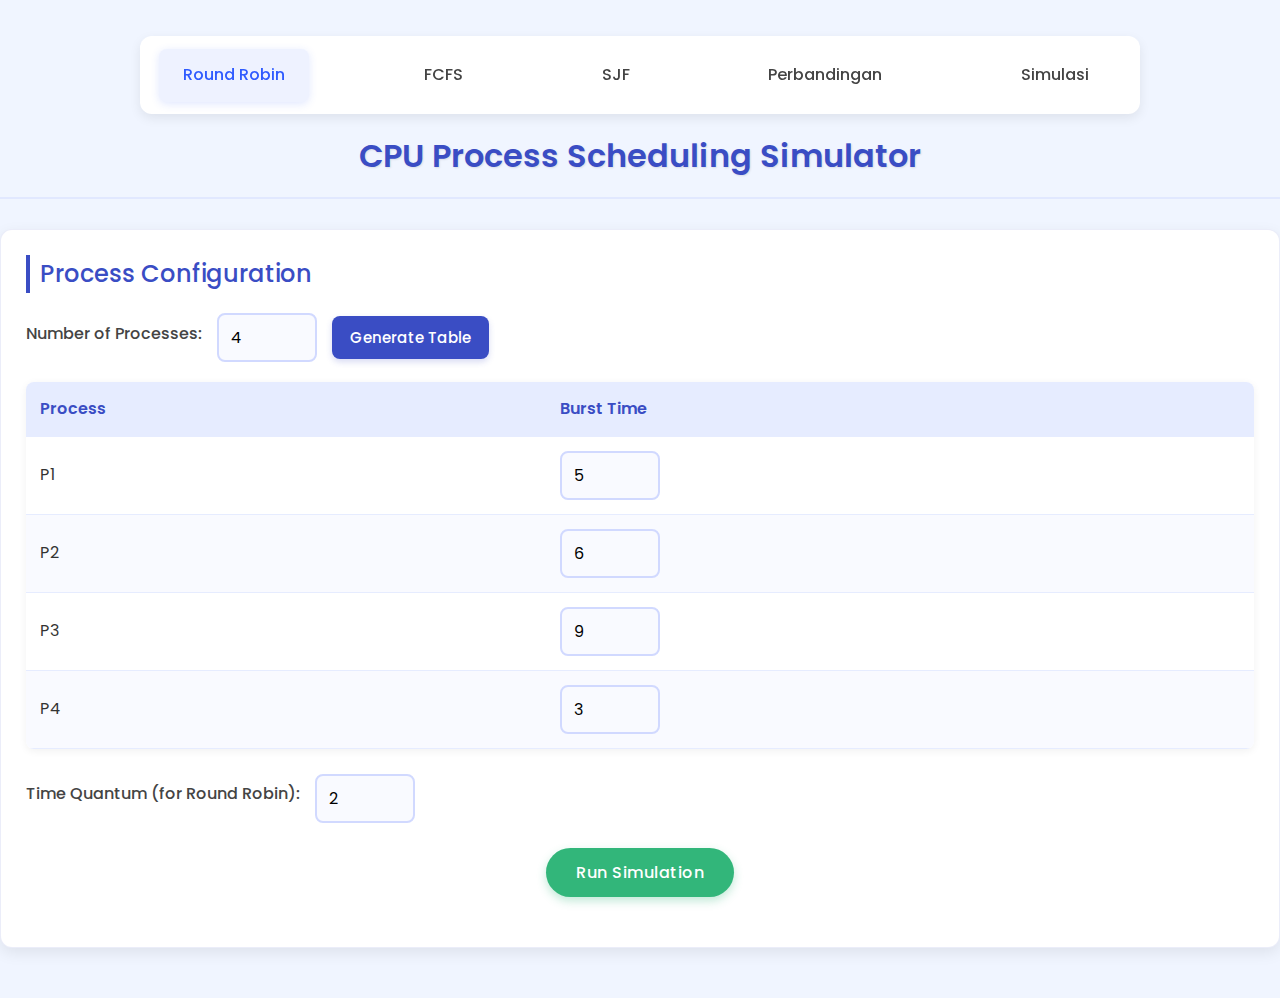
<file: index.html>
<!DOCTYPE html>
<html lang="en">
<head>
    <meta charset="UTF-8">
    <meta name="viewport" content="width=device-width, initial-scale=1.0">
    <title>CPU Process Scheduling Simulator</title>
    <link rel="stylesheet" href="styles.css">
    <link href="https://fonts.googleapis.com/css2?family=Poppins:wght@400;500;600;700&display=swap" rel="stylesheet">
</head>
<body>

    <div class="navbar-container">
        <div class="nav-tabs">
            <a href="pembelajaran.html" class="nav-tab active">Round Robin</a>
            <a href="pembelajaran.html" class="nav-tab">FCFS</a>
            <a href="pembelajaram.html" class="nav-tab">SJF</a>
            <a href="pembelajaran.html" class="nav-tab">Perbandingan</a>
            <a href="index.html" class="nav-tab">Simulasi</a>
        </div>
    </div>
    
    <div class="container">
        <h1>CPU Process Scheduling Simulator</h1>
        
        <div class="input-section">
            <h2>Process Configuration</h2>
            <div class="form-group">
                <label for="process-count">Number of Processes:</label>
                <input type="number" id="process-count" min="1" max="10" value="4">
                <button id="generate-table">Generate Table</button>
            </div>
            
            <div id="process-input-container">
                <table id="process-table">
                    <thead>
                        <tr>
                            <th>Process</th>
                            <th>Burst Time</th>
                        </tr>
                    </thead>
                    <tbody id="process-tbody">
                        <!-- Processes will be added here -->
                    </tbody>
                </table>
            </div>
            
            <div class="form-group">
                <label for="quantum">Time Quantum (for Round Robin):</label>
                <input type="number" id="quantum" min="1" value="2">
            </div>
            
            <button id="calculate-button">Run Simulation</button>
        </div>
        
        <div id="initial-gantt" class="results-section" style="display: none;">
            <h2>Initial Process Order</h2>
            <div class="gantt-chart-container">
                <div class="gantt-chart" id="initial-gantt-chart"></div>
            </div>
        </div>
        
        <div class="results-section" id="algorithm-results" style="display: none;">
            <div class="algorithm-result" id="fcfs-result">
                <h2>First Come First Serve (FCFS)</h2>
                <div class="gantt-chart-container">
                    <h3>Gantt Chart</h3>
                    <div class="gantt-chart" id="fcfs-gantt-chart"></div>
                </div>
                <div class="metrics">
                    <p>Average Waiting Time: <span id="fcfs-avg-waiting"></span></p>
                    <p>Average Turnaround Time: <span id="fcfs-avg-turnaround"></span></p>
                </div>
            </div>
            
            <div class="algorithm-result" id="sjf-result">
                <h2>Shortest Job First (SJF)</h2>
                <div class="gantt-chart-container">
                    <h3>Gantt Chart</h3>
                    <div class="gantt-chart" id="sjf-gantt-chart"></div>
                </div>
                <div class="metrics">
                    <p>Average Waiting Time: <span id="sjf-avg-waiting"></span></p>
                    <p>Average Turnaround Time: <span id="sjf-avg-turnaround"></span></p>
                </div>
            </div>
            
            <div class="algorithm-result" id="rr-result">
                <h2>Round Robin (RR)</h2>
                <div class="gantt-chart-container">
                    <h3>Gantt Chart</h3>
                    <div class="gantt-chart" id="rr-gantt-chart"></div>
                </div>
                <div class="metrics">
                    <p>Average Waiting Time: <span id="rr-avg-waiting"></span></p>
                    <p>Average Turnaround Time: <span id="rr-avg-turnaround"></span></p>
                </div>
            </div>
            
            <div class="comparison-table">
                <h2>Algorithm Comparison</h2>
                <table id="comparison-table">
                    <thead>
                        <tr>
                            <th>Algorithm</th>
                            <th>Average Waiting Time</th>
                            <th>Average Turnaround Time</th>
                            <th>Ranking</th>
                        </tr>
                    </thead>
                    <tbody id="comparison-tbody">
                        <!-- Comparison results will be displayed here -->
                    </tbody>
                </table>
            </div>
        </div>
    </div>
    
    <script src="script.js"></script>
</body>
</html>
</file>
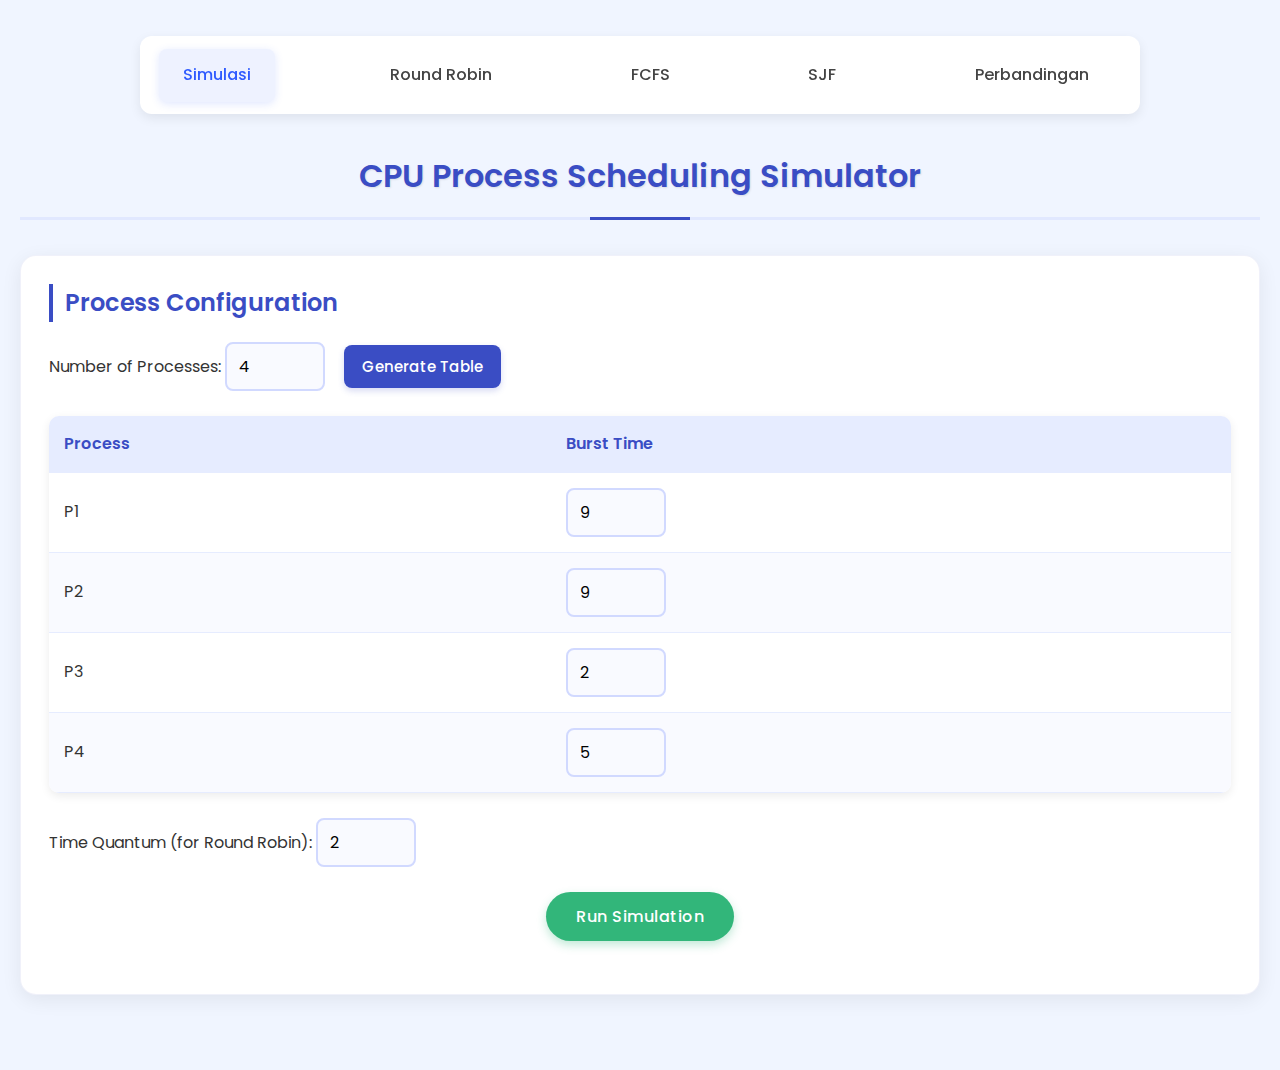
<file: final.html>
<!DOCTYPE html>
<html lang="id">
<head>
    <meta charset="UTF-8">
    <meta name="viewport" content="width=device-width, initial-scale=1.0">
    <title>Panduan Edukasi CPU Scheduling</title>
    <link rel="stylesheet" href="final2.css">
    <link href="https://fonts.googleapis.com/css2?family=Poppins:wght@400;500;600;700&display=swap" rel="stylesheet">
</head>
<body>
    <div class="navbar-container">
        <div class="nav-tabs">
            <div class="nav-tab active" onclick="switchTab('tab-simulasi')">Simulasi</div>
            <div class="nav-tab" onclick="switchTab('tab-robin')">Round Robin</div>
            <div class="nav-tab" onclick="switchTab('tab-fcfs')">FCFS</div>
            <div class="nav-tab" onclick="switchTab('tab-sjf')">SJF</div>
            <div class="nav-tab" onclick="switchTab('tab-comparison')">Perbandingan</div>
        </div>
    </div>
    
    <div class="container">
        <h1>CPU Process Scheduling Simulator</h1>
        
        <!-- Tab Simulasi -->
        <div id="tab-simulasi" class="tab-content active results-section">
            <div class="input-section">
                <h2>Process Configuration</h2>
                <div class="form-group">
                    <label for="process-count">Number of Processes:</label>
                    <input type="number" id="process-count" min="1" max="10" value="4">
                    <button id="generate-table">Generate Table</button>
                </div>
                
                <div id="process-input-container">
                    <table id="process-table">
                        <thead>
                            <tr>
                                <th>Process</th>
                                <th>Burst Time</th>
                            </tr>
                        </thead>
                        <tbody id="process-tbody">
                            <!-- Processes will be added here -->
                        </tbody>
                    </table>
                </div>
                
                <div class="form-group">
                    <label for="quantum">Time Quantum (for Round Robin):</label>
                    <input type="number" id="quantum" min="1" value="2">
                </div>
                
                <button id="calculate-button">Run Simulation</button>
            </div>
            
            <div id="initial-gantt" class="results-section" style="display: none;">
                <h2>Initial Process Order</h2>
                <div class="gantt-chart-container">
                    <div class="gantt-chart" id="initial-gantt-chart"></div>
                </div>
            </div>
            
            <div class="results-section" id="algorithm-results" style="display: none;">
                <div class="algorithm-result" id="fcfs-result">
                    <h2>First Come First Serve (FCFS)</h2>
                    <div class="gantt-chart-container">
                        <h3>Gantt Chart</h3>
                        <div class="gantt-chart" id="fcfs-gantt-chart"></div>
                    </div>
                    <div class="metrics">
                        <p>Average Waiting Time: <span id="fcfs-avg-waiting"></span></p>
                        <p>Average Turnaround Time: <span id="fcfs-avg-turnaround"></span></p>
                    </div>
                </div>
                
                <div class="algorithm-result" id="sjf-result">
                    <h2>Shortest Job First (SJF)</h2>
                    <div class="gantt-chart-container">
                        <h3>Gantt Chart</h3>
                        <div class="gantt-chart" id="sjf-gantt-chart"></div>
                    </div>
                    <div class="metrics">
                        <p>Average Waiting Time: <span id="sjf-avg-waiting"></span></p>
                        <p>Average Turnaround Time: <span id="sjf-avg-turnaround"></span></p>
                    </div>
                </div>
                
                <div class="algorithm-result" id="rr-result">
                    <h2>Round Robin (RR)</h2>
                    <div class="gantt-chart-container">
                        <h3>Gantt Chart</h3>
                        <div class="gantt-chart" id="rr-gantt-chart"></div>
                    </div>
                    <div class="metrics">
                        <p>Average Waiting Time: <span id="rr-avg-waiting"></span></p>
                        <p>Average Turnaround Time: <span id="rr-avg-turnaround"></span></p>
                    </div>
                </div>
                
                <div class="comparison-table">
                    <h2>Algorithm Comparison</h2>
                    <table id="comparison-table">
                        <thead>
                            <tr>
                                <th>Algorithm</th>
                                <th>Average Waiting Time</th>
                                <th>Average Turnaround Time</th>
                                <th>Ranking</th>
                            </tr>
                        </thead>
                        <tbody id="comparison-tbody">
                        </tbody>
                    </table>
                </div>
            </div>
        </div>

        <!-- Tab Round Robin -->
        <div id="tab-robin" class="tab-content results-section">
            <div class="algorithm-result">
                <h2>Algoritma Round Robin (RR)</h2>
                <div class="card-body">
                    <p>Round Robin adalah algoritma penjadwalan preemptive yang mengalokasikan waktu CPU ke setiap proses secara bergiliran dalam waktu tetap yang disebut time quantum.</p>
                    
                    <h3>Cara Kerja Algoritma Round Robin:</h3>
                    <div class="algorithm-steps">
                        <div class="step">Proses masuk antrian</div>
                        <div class="step">Alokasi time quantum</div>
                        <div class="step">Eksekusi proses</div>
                        <div class="step">Preempt jika time quantum habis</div>
                        <div class="step">Proses kembali ke antrian</div>
                    </div>
                    
                    <h3>Contoh Langkah-demi-Langkah:</h3>
                    <p>Misalkan kita memiliki 4 proses dengan burst time seperti pada contoh:</p>
                    
                    <table id="process-table">
                        <thead>
                            <tr>
                                <th>Proses</th>
                                <th>Burst Time</th>
                            </tr>
                        </thead>
                        <tbody id="process-tbody">
                            <tr>
                                <td>P1</td>
                                <td>5</td>
                            </tr>
                            <tr>
                                <td>P2</td>
                                <td>9</td>
                            </tr>
                            <tr>
                                <td>P3</td>
                                <td>6</td>
                            </tr>
                            <tr>
                                <td>P4</td>
                                <td>3</td>
                            </tr>
                        </tbody>
                    </table>
                    
                    <p>Dengan time quantum = 2, berikut simulasi eksekusinya:</p>
                    
                    <div class="gantt-chart-container">
                        <h3>Gantt Chart</h3>
                        <div class="gantt-chart">
                            <div class="gantt-block" style="width: 10%; background-color: #4285f4;">
                                <span class="process-label">P1</span>
                                <span class="time-label">0</span>
                            </div>
                            <div class="gantt-block" style="width: 10%; background-color: #ea4335;">
                                <span class="process-label">P2</span>
                                <span class="time-label">2</span>
                            </div>
                            <div class="gantt-block" style="width: 10%; background-color: #fbbc05;">
                                <span class="process-label">P3</span>
                                <span class="time-label">4</span>
                            </div>
                            <div class="gantt-block" style="width: 10%; background-color: #34a853;">
                                <span class="process-label">P4</span>
                                <span class="time-label">6</span>
                            </div>
                            <div class="gantt-block" style="width: 10%; background-color: #4285f4;">
                                <span class="process-label">P1</span>
                                <span class="time-label">8</span>
                            </div>
                            <div class="gantt-block" style="width: 10%; background-color: #ea4335;">
                                <span class="process-label">P2</span>
                                <span class="time-label">10</span>
                            </div>
                            <div class="gantt-block" style="width: 10%; background-color: #fbbc05;">
                                <span class="process-label">P3</span>
                                <span class="time-label">12</span>
                            </div>
                            <div class="gantt-block" style="width: 5%; background-color: #34a853;">
                                <span class="process-label">P4</span>
                                <span class="time-label">14</span>
                            </div>
                            <div class="gantt-block" style="width: 5%; background-color: #4285f4;">
                                <span class="process-label">P1</span>
                                <span class="time-label">15</span>
                            </div>
                            <div class="gantt-block" style="width: 10%; background-color: #ea4335;">
                                <span class="process-label">P2</span>
                                <span class="time-label">16</span>
                            </div>
                            <div class="gantt-block" style="width: 10%; background-color: #fbbc05;">
                                <span class="process-label">P3</span>
                                <span class="time-label">18</span>
                            </div>
                            <div class="gantt-block" style="width: 13%; background-color: #ea4335;">
                                <span class="process-label">P2</span>
                                <span class="time-label">20</span>
                            </div>
                            <span class="time-label" style="left: 100%;">23</span>
                        </div>
                    </div>
                    
                    <h3>Urutan Eksekusi Round Robin:</h3>
                    <ol>
                        <li><strong>t=0-2:</strong> P1 dieksekusi (P1 tersisa 3 unit)</li>
                        <li><strong>t=2-4:</strong> P2 dieksekusi (P2 tersisa 7 unit)</li>
                        <li><strong>t=4-6:</strong> P3 dieksekusi (P3 tersisa 4 unit)</li>
                        <li><strong>t=6-8:</strong> P4 dieksekusi (P4 tersisa 1 unit)</li>
                        <li><strong>t=8-10:</strong> P1 dieksekusi (P1 tersisa 1 unit)</li>
                        <li><strong>t=10-12:</strong> P2 dieksekusi (P2 tersisa 5 unit)</li>
                        <li><strong>t=12-14:</strong> P3 dieksekusi (P3 tersisa 2 unit)</li>
                        <li><strong>t=14-15:</strong> P4 selesai</li>
                        <li><strong>t=15-16:</strong> P1 selesai</li>
                        <li><strong>t=16-18:</strong> P2 dieksekusi (P2 tersisa 3 unit)</li>
                        <li><strong>t=18-20:</strong> P3 selesai</li>
                        <li><strong>t=20-23:</strong> P2 selesai</li>
                    </ol>
                    
                    <div class="metrics">
                        <p>Waktu Tunggu Rata-rata: <span id="rr-avg-waiting">11.75 unit waktu</span></p>
                        <p>Waktu Penyelesaian Rata-rata: <span id="rr-avg-turnaround">18.5 unit waktu</span></p>
                        <p>Throughput: <span>0.17 proses/unit waktu</span></p>
                    </div>
                    
                    <h3>Analisis Kelebihan dan Kekurangan Round Robin:</h3>
                    <p><strong>Kelebihan:</strong></p>
                    <ul>
                        <li>Adil untuk semua proses (semua proses mendapat jatah waktu yang sama)</li>
                        <li>Cocok untuk sistem time-sharing</li>
                        <li>Respon yang cepat untuk proses interaktif</li>
                    </ul>
                    
                    <p><strong>Kekurangan:</strong></p>
                    <ul>
                        <li>Waktu tunggu rata-rata lebih tinggi dibanding algoritma lain</li>
                        <li>Pemilihan time quantum kritis: jika terlalu besar = FCFS, jika terlalu kecil = overhead context switch</li>
                        <li>Tidak efisien untuk proses yang burst time-nya hampir sama</li>
                    </ul>
                </div>
            </div>
        </div>

        <!-- Tab FCFS -->
        <div id="tab-fcfs" class="tab-content results-section">
            <div class="algorithm-result" id="fcfs-result">
                <h2>First-Come, First-Served (FCFS)</h2>
                <div class="card-body">
                    <p>FCFS adalah algoritma penjadwalan non-preemptive yang paling sederhana, mengeksekusi proses sesuai urutan kedatangan mereka.</p>
                    
                    <h3>Cara Kerja Algoritma FCFS:</h3>
                    <div class="algorithm-steps">
                        <div class="step">Proses masuk antrian</div>
                        <div class="step">Eksekusi proses pertama</div>
                        <div class="step">Proses selesai</div>
                        <div class="step">Proses berikutnya dieksekusi</div>
                    </div>
                    
                    <h3>Contoh Langkah-demi-Langkah:</h3>
                    <p>Dengan 4 proses yang sama seperti contoh sebelumnya:</p>
                    
                    <table id="process-table">
                        <thead>
                            <tr>
                                <th>Proses</th>
                                <th>Burst Time</th>
                            </tr>
                        </thead>
                        <tbody>
                            <tr>
                                <td>P1</td>
                                <td>5</td>
                            </tr>
                            <tr>
                                <td>P2</td>
                                <td>9</td>
                            </tr>
                            <tr>
                                <td>P3</td>
                                <td>6</td>
                            </tr>
                            <tr>
                                <td>P4</td>
                                <td>3</td>
                            </tr>
                        </tbody>
                    </table>
                    
                    <p>Berikut simulasi eksekusinya:</p>
                    
                    <div class="gantt-chart-container">
                        <h3>Gantt Chart</h3>
                        <div class="gantt-chart">
                            <div class="gantt-block" style="width: 21.7%; background-color: #4285f4;">
                                <span class="process-label">P1</span>
                                <span class="time-label">0</span>
                            </div>
                            <div class="gantt-block" style="width: 39.1%; background-color: #ea4335;">
                                <span class="process-label">P2</span>
                                <span class="time-label">5</span>
                            </div>
                            <div class="gantt-block" style="width: 26.1%; background-color: #fbbc05;">
                                <span class="process-label">P3</span>
                                <span class="time-label">14</span>
                            </div>
                            <div class="gantt-block" style="width: 13.1%; background-color: #34a853;">
                                <span class="process-label">P4</span>
                                <span class="time-label">20</span>
                            </div>
                            <span class="time-label" style="left: 100%;">23</span>
                        </div>
                    </div>

                    <h3>Urutan Eksekusi FCFS:</h3>
                    <ol>
                        <li><strong>t=0-5:</strong> P1 dieksekusi dan selesai</li>
                        <li><strong>t=5-14:</strong> P2 dieksekusi dan selesai</li>
                        <li><strong>t=14-20:</strong> P3 dieksekusi dan selesai</li>
                        <li><strong>t=20-23:</strong> P4 dieksekusi dan selesai</li>
                    </ol>
                    
                    <div class="metrics">
                        <p>Waktu Tunggu Rata-rata: <span id="fcfs-avg-waiting">9.75 unit waktu</span></p>
                        <p>Waktu Penyelesaian Rata-rata: <span id="fcfs-avg-turnaround">15.5 unit waktu</span></p>
                        <p>Throughput: <span>0.17 proses/unit waktu</span></p>
                    </div>
                    
                    <h3>Analisis Kelebihan dan Kekurangan FCFS:</h3>
                    <p><strong>Kelebihan:</strong></p>
                    <ul>
                        <li>Sederhana dan mudah diimplementasikan</li>
                        <li>Bebas dari kelaparan (starvation) proses</li>
                        <li>Overhead rendah</li>
                    </ul>
                    
                    <p><strong>Kekurangan:</strong></p>
                    <ul>
                        <li>Tidak optimal untuk waktu tunggu</li>
                        <li>Rentan terhadap efek konvoi (convoy effect)</li>
                        <li>Proses pendek harus menunggu proses panjang selesai</li>
                        <li>Tidak cocok untuk sistem interaktif</li>
                    </ul>
                </div>
            </div>
        </div>

        <!-- Tab SJF -->
        <div id="tab-sjf" class="tab-content results-section">
            <div class="algorithm-result" id="sjf-result">
                <h2>Shortest Job First (SJF)</h2>
                <div class="card-body">
                    <p>SJF adalah algoritma penjadwalan yang mengeksekusi proses dengan burst time terpendek terlebih dahulu. SJF bisa bersifat preemptive (SRTF) atau non-preemptive.</p>
                    
                    <h3>Cara Kerja Algoritma SJF:</h3>
                    <div class="algorithm-steps">
                        <div class="step">Identifikasi burst time</div>
                        <div class="step">Urutkan berdasarkan burst time terpendek</div>
                        <div class="step">Eksekusi proses terpendek</div>
                        <div class="step">Lanjut ke proses terpendek berikutnya</div>
                    </div>
                    
                    <h3>Contoh Langkah-demi-Langkah:</h3>
                    <p>Dengan 4 proses yang sama:</p>
                    
                    <table id="process-table">
                        <thead>
                            <tr>
                                <th>Proses</th>
                                <th>Burst Time</th>
                            </tr>
                        </thead>
                        <tbody>
                            <tr>
                                <td>P1</td>
                                <td>5</td>
                            </tr>
                            <tr>
                                <td>P2</td>
                                <td>9</td>
                            </tr>
                            <tr>
                                <td>P3</td>
                                <td>6</td>
                            </tr>
                            <tr>
                                <td>P4</td>
                                <td>3</td>
                            </tr>
                        </tbody>
                    </table>
                    
                    <p>Berikut simulasi eksekusinya dengan SJF non-preemptive:</p>
                    
                    <div class="gantt-chart-container">
                        <h3>Gantt Chart</h3>
                        <div class="gantt-chart">
                            <div class="gantt-block" style="width: 13%; background-color: #34a853;">
                                <span class="process-label">P4</span>
                                <span class="time-label">0</span>
                            </div>
                            <div class="gantt-block" style="width: 21.7%; background-color: #4285f4;">
                                <span class="process-label">P1</span>
                                <span class="time-label">3</span>
                            </div>
                            <div class="gantt-block" style="width: 26.1%; background-color: #fbbc05;">
                                <span class="process-label">P3</span>
                                <span class="time-label">8</span>
                            </div>
                            <div class="gantt-block" style="width: 39.2%; background-color: #ea4335;">
                                <span class="process-label">P2</span>
                                <span class="time-label">14</span>
                            </div>
                            <span class="time-label" style="left: 100%;">23</span>
                        </div>
                    </div>

                    <h3>Urutan Eksekusi SJF:</h3>
                    <ol>
                        <li><strong>t=0-3:</strong> P4 dieksekusi dan selesai (burst time terpendek: 3)</li>
                        <li><strong>t=3-8:</strong> P1 dieksekusi dan selesai (burst time terpendek berikutnya: 5)</li>
                        <li><strong>t=8-14:</strong> P3 dieksekusi dan selesai (burst time terpendek berikutnya: 6)</li>
                        <li><strong>t=14-23:</strong> P2 dieksekusi dan selesai (burst time terpendek berikutnya: 9)</li>
                    </ol>
                    
                    <div class="metrics">
                        <p>Waktu Tunggu Rata-rata: <span id="sjf-avg-waiting">5.75 unit waktu</span></p>
                        <p>Waktu Penyelesaian Rata-rata: <span id="sjf-avg-turnaround">12 unit waktu</span></p>
                        <p>Throughput: <span>0.17 proses/unit waktu</span></p>
                    </div>
                    
                    <h3>Analisis Kelebihan dan Kekurangan SJF:</h3>
                    <p><strong>Kelebihan:</strong></p>
                    <ul>
                        <li>Waktu tunggu rata-rata minimal (optimal)</li>
                        <li>Meningkatkan throughput dengan menyelesaikan lebih banyak proses pendek</li>
                        <li>Baik untuk batch system</li>
                    </ul>
                    
                    <p><strong>Kekurangan:</strong></p>
                    <ul>
                        <li>Sulit memprediksi burst time dengan tepat</li>
                        <li>Dapat menyebabkan starvation untuk proses dengan burst time panjang</li>
                        <li>Tidak praktis dalam sistem interaktif</li>
                    </ul>
                </div>
            </div>
        </div>

        <!-- Tab Comparison -->
        <div id="tab-comparison" class="tab-content results-section">
            <div class="comparison-table">
                <h2>Perbandingan Algoritma Penjadwalan</h2>
                <div class="card-body">
                    <p>Tabel berikut membandingkan karakteristik utama dari berbagai algoritma penjadwalan CPU:</p>
                    
                    <table id="comparison-table">
                        <thead>
                            <tr>
                                <th>Kriteria</th>
                                <th>FCFS</th>
                                <th>SJF</th>
                                <th>Round Robin</th>
                            </tr>
                        </thead>
                        <tbody id="comparison-tbody">
                            <tr>
                                <td>Jenis</td>
                                <td>Non-preemptive</td>
                                <td>Keduanya (SJF & SRTF)</td>
                                <td>Preemptive</td>
                            </tr>
                            <tr>
                                <td>Kriteria Seleksi</td>
                                <td>Urutan kedatangan</td>
                                <td>Waktu CPU terpendek</td>
                                <td>Giliran dengan quantum</td>
                            </tr>
                            <tr>
                                <td>Waktu Tunggu</td>
                                <td>Panjang</td>
                                <td>Minimal (optimal)</td>
                                <td>Sedang</td>
                            </tr>
                            <tr>
                                <td>Throughput</td>
                                <td>Rendah</td>
                                <td>Tinggi</td>
                                <td>Sedang</td>
                            </tr>
                            <tr>
                                <td>Kompleksitas</td>
                                <td>Sangat Rendah</td>
                                <td>Sedang</td>
                                <td>Rendah</td>
                            </tr>
                            <tr>
                                <td>Overhead</td>
                                <td>Minimal</td>
                                <td>Rendah</td>
                                <td>Tinggi (context switch)</td>
                            </tr>
                            <tr>
                                <td>Starvation</td>
                                <td>Tidak</td>
                                <td>Ya</td>
                                <td>Tidak</td>
                            </tr>
                            <tr>
                                <td>Cocok untuk</td>
                                <td>Batch system</td>
                                <td>Batch system</td>
                                <td>Interactive system</td>
                            </tr>
                        </tbody>
                    </table>

                    <h3>Hasil Perbandingan untuk Contoh Kasus:</h3>
                    <p>Dengan 4 proses (P1=5, P2=9, P3=6, P4=3), berikut perbandingan hasil perhitungan:</p>
                    
                    <table id="comparison-table">
                        <thead>
                            <tr>
                                <th>Algoritma</th>
                                <th>Waktu Tunggu Rata-rata</th>
                                <th>Waktu Penyelesaian Rata-rata</th>
                                <th>Urutan Eksekusi</th>
                            </tr>
                        </thead>
                        <tbody>
                            <tr>
                                <td>FCFS</td>
                                <td>9.75</td>
                                <td>15.5</td>
                                <td>P1 → P2 → P3 → P4</td>
                            </tr>
                            <tr class="best-algorithm">
                                <td>SJF</td>
                                <td>5.75</td>
                                <td>12</td>
                                <td>P4 → P1 → P3 → P2</td>
                            </tr>
                            
                            <tr>
                                <td>Round Robin (q=2)</td>
                                <td>11.75</td>
                                <td>18.5</td>
                                <td>P1 → P2 → P3 → P4 → ...</td>
                            </tr>
                        </tbody>
                    </table>
                    
                    <h3>Rekomendasi Berdasarkan Jenis Sistem:</h3>
                    <ul>
                        <li><strong>Batch Processing:</strong> SJF (untuk throughput maksimal)</li>
                        <li><strong>Interactive Systems:</strong> Round Robin (untuk response time yang baik)</li>
                        <li><strong>Embedded Systems:</strong> FCFS atau SJF (untuk overhead rendah)</li>
                    </ul>
                    
                    <h3>Kesimpulan:</h3>
                    <p>Pemilihan algoritma penjadwalan CPU harus mempertimbangkan karakteristik dan kebutuhan sistem. Beberapa faktor penting yang perlu dipertimbangkan:</p>
                    <ul>
                        <li>Waktu respons dan waktu tunggu yang diharapkan</li>
                        <li>Throughput yang dibutuhkan</li>
                        <li>Adanya proses dengan prioritas berbeda</li>
                        <li>Overhead context switching yang dapat ditoleransi</li>
                        <li>Keadilan pembagian CPU di antara proses-proses</li>
                    </ul>
                    
                    <button id="calculate-button" onclick="switchTab('tab-simulasi')">Coba Simulasi</button>
                </div>
            </div>
        </div>
    </div>

    <script src="script.js"></script>

    <script>
        function switchTab(tabId) {
            // Hide all tabs
            const tabs = document.querySelectorAll('.tab-content');
            tabs.forEach(tab => {
                tab.classList.remove('active');
            });
            
            // Deactivate all nav tabs
            const navTabs = document.querySelectorAll('.nav-tab');
            navTabs.forEach(tab => {
                tab.classList.remove('active');
            });
            
            // Activate selected tab
            document.getElementById(tabId).classList.add('active');
            
            // Activate nav tab
            document.querySelector(`.nav-tab[onclick="switchTab('${tabId}')"]`).classList.add('active');
        }
    </script>
</body>
</html>
</file>
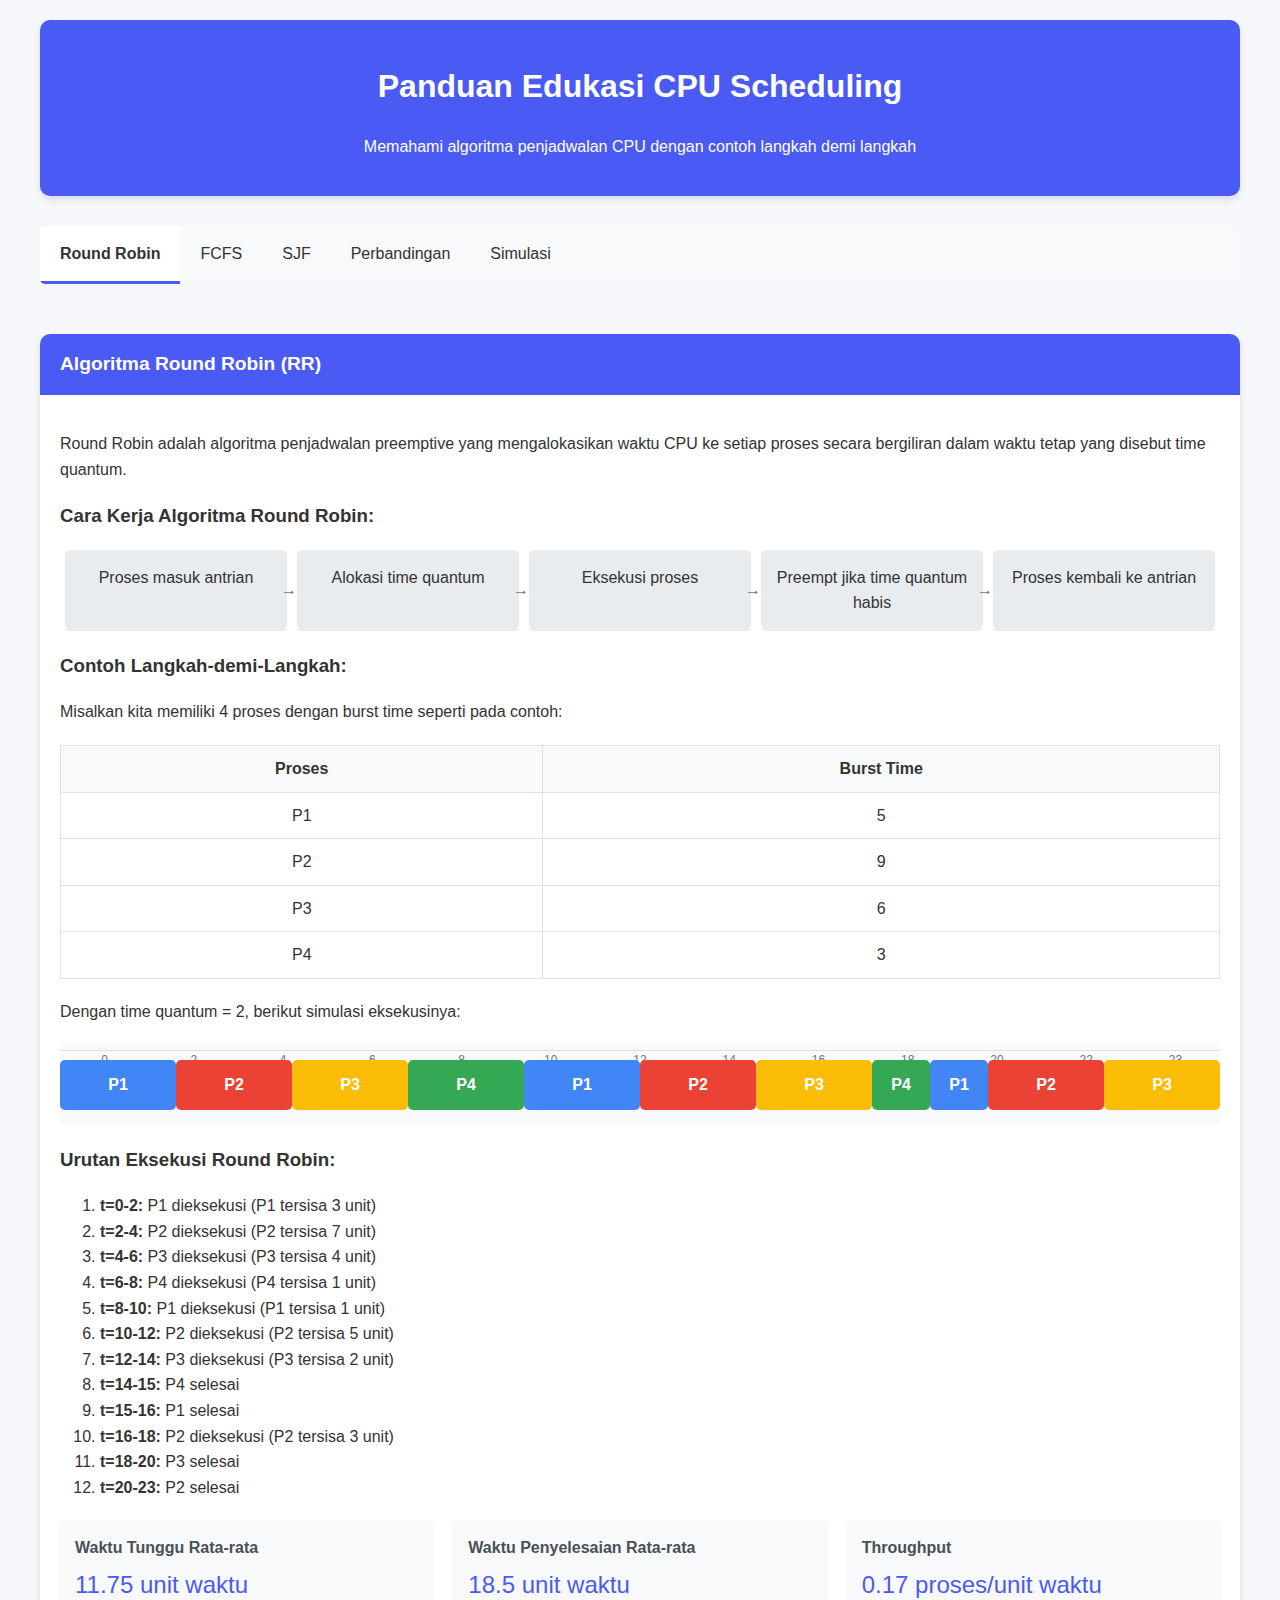
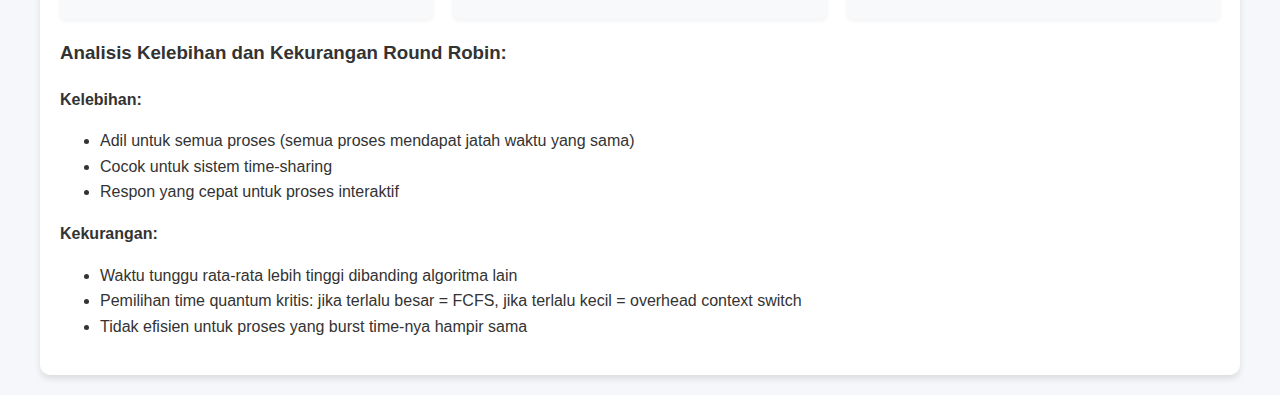
<file: pembelajaran.html>
<!DOCTYPE html>
<html lang="id">
<head>
    <meta charset="UTF-8">
    <meta name="viewport" content="width=device-width, initial-scale=1.0">
    <title>Panduan Edukasi CPU Scheduling</title>
    <style>
        body {
            font-family: 'Segoe UI', Tahoma, Geneva, Verdana, sans-serif;
            line-height: 1.6;
            color: #333;
            max-width: 1200px;
            margin: 0 auto;
            padding: 20px;
            background-color: #f5f7fa;
        }
        .header {
            background-color: #4a5af4;
            color: white;
            padding: 20px;
            border-radius: 10px;
            margin-bottom: 30px;
            text-align: center;
            box-shadow: 0 4px 6px rgba(0, 0, 0, 0.1);
        }
        .container {
            display: flex;
            flex-direction: column;
            gap: 30px;
        }
        .card {
            background-color: white;
            border-radius: 10px;
            overflow: hidden;
            box-shadow: 0 4px 6px rgba(0, 0, 0, 0.1);
        }
        .card-header {
            background-color: #4a5af4;
            color: white;
            padding: 15px 20px;
            font-weight: bold;
            font-size: 1.2em;
        }
        .card-body {
            padding: 20px;
        }
        .algorithm-steps {
            display: flex;
            margin-bottom: 20px;
        }
        .step {
            flex: 1;
            text-align: center;
            padding: 15px;
            background-color: #e9ecef;
            margin: 0 5px;
            border-radius: 5px;
            position: relative;
        }
        .step::after {
            content: "→";
            position: absolute;
            right: -10px;
            top: 50%;
            transform: translateY(-50%);
            color: #6c757d;
            font-weight: bold;
        }
        .step:last-child::after {
            content: "";
        }
        .example-table {
            width: 100%;
            border-collapse: collapse;
            margin: 20px 0;
        }
        .example-table th, .example-table td {
            border: 1px solid #dee2e6;
            padding: 10px;
            text-align: center;
        }
        .example-table th {
            background-color: #f8f9fa;
        }
        .gantt-chart {
            margin: 20px 0;
            position: relative;
            height: 80px;
            background-color: #f8f9fa;
            border-radius: 5px;
            overflow: hidden;
        }
        .process-block {
            position: absolute;
            height: 50px;
            top: 15px;
            display: flex;
            align-items: center;
            justify-content: center;
            color: white;
            font-weight: bold;
            border-radius: 5px;
        }
        .timeline {
            display: flex;
            margin-top: 5px;
            height: 20px;
            border-top: 1px solid #dee2e6;
        }
        .tick {
            flex: 1;
            text-align: center;
            font-size: 12px;
            color: #6c757d;
        }
        .metrics {
            display: flex;
            flex-wrap: wrap;
            gap: 20px;
            margin-top: 20px;
        }
        .metric-card {
            flex: 1;
            min-width: 200px;
            background-color: #f8f9fa;
            padding: 15px;
            border-radius: 5px;
            box-shadow: 0 2px 4px rgba(0, 0, 0, 0.05);
        }
        .metric-title {
            font-weight: bold;
            margin-bottom: 5px;
            color: #495057;
        }
        .metric-value {
            font-size: 1.5em;
            color: #4a5af4;
        }
        .nav-tabs {
            display: flex;
            background-color: #f8f9fa;
            border-radius: 5px;
            overflow: hidden;
            margin-bottom: 20px;
        }
        .nav-tab {
            padding: 15px 20px;
            cursor: pointer;
            border-bottom: 3px solid transparent;
        }
        .nav-tab.active {
            background-color: white;
            border-bottom: 3px solid #4a5af4;
            font-weight: bold;
        }
        .tab-content {
            display: none;
        }
        .tab-content.active {
            display: block;
        }
        .comparison-table {
            width: 100%;
            border-collapse: collapse;
            margin: 20px 0;
        }
        .comparison-table th, .comparison-table td {
            border: 1px solid #dee2e6;
            padding: 10px;
            text-align: left;
        }
        .comparison-table th {
            background-color: #f8f9fa;
        }
        .comparison-table tr:nth-child(even) {
            background-color: #f8f9fa;
        }
        .button {
            background-color: #4a5af4;
            color: white;
            border: none;
            padding: 10px 20px;
            border-radius: 5px;
            cursor: pointer;
            font-weight: bold;
            margin-top: 20px;
        }
        .button:hover {
            background-color: #3949d3;
        }
    </style>
</head>
<body>
    <div class="header">
        <h1>Panduan Edukasi CPU Scheduling</h1>
        <p>Memahami algoritma penjadwalan CPU dengan contoh langkah demi langkah</p>
    </div>

    <div class="container">
        <div class="nav-tabs">
            <div class="nav-tab active" onclick="switchTab('tab-robin')">Round Robin</div>
            <div class="nav-tab" onclick="switchTab('tab-fcfs')">FCFS</div>
            <div class="nav-tab" onclick="switchTab('tab-sjf')">SJF</div>
            <div class="nav-tab" onclick="switchTab('tab-comparison')">Perbandingan</div>
            <div class="nav-tab" onclick="window.location.href='index.html'">Simulasi</div>

        </div>

        <!-- Tab Round Robin -->
        <div id="tab-robin" class="tab-content active">
            <div class="card">
                <div class="card-header">Algoritma Round Robin (RR)</div>
                <div class="card-body">
                    <p>Round Robin adalah algoritma penjadwalan preemptive yang mengalokasikan waktu CPU ke setiap proses secara bergiliran dalam waktu tetap yang disebut time quantum.</p>
                    
                    <h3>Cara Kerja Algoritma Round Robin:</h3>
                    <div class="algorithm-steps">
                        <div class="step">Proses masuk antrian</div>
                        <div class="step">Alokasi time quantum</div>
                        <div class="step">Eksekusi proses</div>
                        <div class="step">Preempt jika time quantum habis</div>
                        <div class="step">Proses kembali ke antrian</div>
                    </div>
                    
                    <h3>Contoh Langkah-demi-Langkah:</h3>
                    <p>Misalkan kita memiliki 4 proses dengan burst time seperti pada contoh:</p>
                    
                    <table class="example-table">
                        <thead>
                            <tr>
                                <th>Proses</th>
                                <th>Burst Time</th>
                            </tr>
                        </thead>
                        <tbody>
                            <tr>
                                <td>P1</td>
                                <td>5</td>
                            </tr>
                            <tr>
                                <td>P2</td>
                                <td>9</td>
                            </tr>
                            <tr>
                                <td>P3</td>
                                <td>6</td>
                            </tr>
                            <tr>
                                <td>P4</td>
                                <td>3</td>
                            </tr>
                        </tbody>
                    </table>
                    
                    <p>Dengan time quantum = 2, berikut simulasi eksekusinya:</p>
                    
                    <div class="gantt-chart">
                        <div class="process-block" style="left: 0%; width: 10%; background-color: #4285f4;">P1</div>
                        <div class="process-block" style="left: 10%; width: 10%; background-color: #ea4335;">P2</div>
                        <div class="process-block" style="left: 20%; width: 10%; background-color: #fbbc05;">P3</div>
                        <div class="process-block" style="left: 30%; width: 10%; background-color: #34a853;">P4</div>
                        <div class="process-block" style="left: 40%; width: 10%; background-color: #4285f4;">P1</div>
                        <div class="process-block" style="left: 50%; width: 10%; background-color: #ea4335;">P2</div>
                        <div class="process-block" style="left: 60%; width: 10%; background-color: #fbbc05;">P3</div>
                        <div class="process-block" style="left: 70%; width: 5%; background-color: #34a853;">P4</div>
                        <div class="process-block" style="left: 75%; width: 5%; background-color: #4285f4;">P1</div>
                        <div class="process-block" style="left: 80%; width: 10%; background-color: #ea4335;">P2</div>
                        <div class="process-block" style="left: 90%; width: 10%; background-color: #fbbc05;">P3</div>
                        
                        <div class="timeline">
                            <div class="tick">0</div>
                            <div class="tick">2</div>
                            <div class="tick">4</div>
                            <div class="tick">6</div>
                            <div class="tick">8</div>
                            <div class="tick">10</div>
                            <div class="tick">12</div>
                            <div class="tick">14</div>
                            <div class="tick">16</div>
                            <div class="tick">18</div>
                            <div class="tick">20</div>
                            <div class="tick">22</div>
                            <div class="tick">23</div>
                        </div>
                    </div>

                    <h3>Urutan Eksekusi Round Robin:</h3>
                    <ol>
                        <li><strong>t=0-2:</strong> P1 dieksekusi (P1 tersisa 3 unit)</li>
                        <li><strong>t=2-4:</strong> P2 dieksekusi (P2 tersisa 7 unit)</li>
                        <li><strong>t=4-6:</strong> P3 dieksekusi (P3 tersisa 4 unit)</li>
                        <li><strong>t=6-8:</strong> P4 dieksekusi (P4 tersisa 1 unit)</li>
                        <li><strong>t=8-10:</strong> P1 dieksekusi (P1 tersisa 1 unit)</li>
                        <li><strong>t=10-12:</strong> P2 dieksekusi (P2 tersisa 5 unit)</li>
                        <li><strong>t=12-14:</strong> P3 dieksekusi (P3 tersisa 2 unit)</li>
                        <li><strong>t=14-15:</strong> P4 selesai</li>
                        <li><strong>t=15-16:</strong> P1 selesai</li>
                        <li><strong>t=16-18:</strong> P2 dieksekusi (P2 tersisa 3 unit)</li>
                        <li><strong>t=18-20:</strong> P3 selesai</li>
                        <li><strong>t=20-23:</strong> P2 selesai</li>
                    </ol>
                    
                    <div class="metrics">
                        <div class="metric-card">
                            <div class="metric-title">Waktu Tunggu Rata-rata</div>
                            <div class="metric-value">11.75 unit waktu</div>
                        </div>
                        <div class="metric-card">
                            <div class="metric-title">Waktu Penyelesaian Rata-rata</div>
                            <div class="metric-value">18.5 unit waktu</div>
                        </div>
                        <div class="metric-card">
                            <div class="metric-title">Throughput</div>
                            <div class="metric-value">0.17 proses/unit waktu</div>
                        </div>
                    </div>
                    
                    <h3>Analisis Kelebihan dan Kekurangan Round Robin:</h3>
                    <p><strong>Kelebihan:</strong></p>
                    <ul>
                        <li>Adil untuk semua proses (semua proses mendapat jatah waktu yang sama)</li>
                        <li>Cocok untuk sistem time-sharing</li>
                        <li>Respon yang cepat untuk proses interaktif</li>
                    </ul>
                    
                    <p><strong>Kekurangan:</strong></p>
                    <ul>
                        <li>Waktu tunggu rata-rata lebih tinggi dibanding algoritma lain</li>
                        <li>Pemilihan time quantum kritis: jika terlalu besar = FCFS, jika terlalu kecil = overhead context switch</li>
                        <li>Tidak efisien untuk proses yang burst time-nya hampir sama</li>
                    </ul>
                </div>
            </div>
        </div>

        <!-- Tab FCFS -->
        <div id="tab-fcfs" class="tab-content">
            <div class="card">
                <div class="card-header">First-Come, First-Served (FCFS)</div>
                <div class="card-body">
                    <p>FCFS adalah algoritma penjadwalan non-preemptive yang paling sederhana, mengeksekusi proses sesuai urutan kedatangan mereka.</p>
                    
                    <h3>Cara Kerja Algoritma FCFS:</h3>
                    <div class="algorithm-steps">
                        <div class="step">Proses masuk antrian</div>
                        <div class="step">Eksekusi proses pertama</div>
                        <div class="step">Proses selesai</div>
                        <div class="step">Proses berikutnya dieksekusi</div>
                    </div>
                    
                    <h3>Contoh Langkah-demi-Langkah:</h3>
                    <p>Dengan 4 proses yang sama seperti contoh sebelumnya:</p>
                    
                    <table class="example-table">
                        <thead>
                            <tr>
                                <th>Proses</th>
                                <th>Burst Time</th>
                            </tr>
                        </thead>
                        <tbody>
                            <tr>
                                <td>P1</td>
                                <td>5</td>
                            </tr>
                            <tr>
                                <td>P2</td>
                                <td>9</td>
                            </tr>
                            <tr>
                                <td>P3</td>
                                <td>6</td>
                            </tr>
                            <tr>
                                <td>P4</td>
                                <td>3</td>
                            </tr>
                        </tbody>
                    </table>
                    
                    <p>Berikut simulasi eksekusinya:</p>
                    
                    <div class="gantt-chart">
                        <div class="process-block" style="left: 0%; width: 21.7%; background-color: #4285f4;">P1</div>
                        <div class="process-block" style="left: 21.7%; width: 39.1%; background-color: #ea4335;">P2</div>
                        <div class="process-block" style="left: 60.8%; width: 26.1%; background-color: #fbbc05;">P3</div>
                        <div class="process-block" style="left: 86.9%; width: 13.1%; background-color: #34a853;">P4</div>
                        
                        <div class="timeline">
                            <div class="tick">0</div>
                            <div class="tick">5</div>
                            <div class="tick">14</div>
                            <div class="tick">20</div>
                            <div class="tick">23</div>
                        </div>
                    </div>

                    <h3>Urutan Eksekusi FCFS:</h3>
                    <ol>
                        <li><strong>t=0-5:</strong> P1 dieksekusi dan selesai</li>
                        <li><strong>t=5-14:</strong> P2 dieksekusi dan selesai</li>
                        <li><strong>t=14-20:</strong> P3 dieksekusi dan selesai</li>
                        <li><strong>t=20-23:</strong> P4 dieksekusi dan selesai</li>
                    </ol>
                    
                    <div class="metrics">
                        <div class="metric-card">
                            <div class="metric-title">Waktu Tunggu Rata-rata</div>
                            <div class="metric-value">9.75 unit waktu</div>
                        </div>
                        <div class="metric-card">
                            <div class="metric-title">Waktu Penyelesaian Rata-rata</div>
                            <div class="metric-value">15.5 unit waktu</div>
                        </div>
                        <div class="metric-card">
                            <div class="metric-title">Throughput</div>
                            <div class="metric-value">0.17 proses/unit waktu</div>
                        </div>
                    </div>
                    
                    <h3>Analisis Kelebihan dan Kekurangan FCFS:</h3>
                    <p><strong>Kelebihan:</strong></p>
                    <ul>
                        <li>Sederhana dan mudah diimplementasikan</li>
                        <li>Bebas dari kelaparan (starvation) proses</li>
                        <li>Overhead rendah</li>
                    </ul>
                    
                    <p><strong>Kekurangan:</strong></p>
                    <ul>
                        <li>Tidak optimal untuk waktu tunggu</li>
                        <li>Rentan terhadap efek konvoi (convoy effect)</li>
                        <li>Proses pendek harus menunggu proses panjang selesai</li>
                        <li>Tidak cocok untuk sistem interaktif</li>
                    </ul>
                </div>
            </div>
        </div>

        <!-- Tab SJF -->
        <div id="tab-sjf" class="tab-content">
            <div class="card">
                <div class="card-header">Shortest Job First (SJF)</div>
                <div class="card-body">
                    <p>SJF adalah algoritma penjadwalan yang mengeksekusi proses dengan burst time terpendek terlebih dahulu. SJF bisa bersifat preemptive (SRTF) atau non-preemptive.</p>
                    
                    <h3>Cara Kerja Algoritma SJF:</h3>
                    <div class="algorithm-steps">
                        <div class="step">Identifikasi burst time</div>
                        <div class="step">Urutkan berdasarkan burst time terpendek</div>
                        <div class="step">Eksekusi proses terpendek</div>
                        <div class="step">Lanjut ke proses terpendek berikutnya</div>
                    </div>
                    
                    <h3>Contoh Langkah-demi-Langkah:</h3>
                    <p>Dengan 4 proses yang sama:</p>
                    
                    <table class="example-table">
                        <thead>
                            <tr>
                                <th>Proses</th>
                                <th>Burst Time</th>
                            </tr>
                        </thead>
                        <tbody>
                            <tr>
                                <td>P1</td>
                                <td>5</td>
                            </tr>
                            <tr>
                                <td>P2</td>
                                <td>9</td>
                            </tr>
                            <tr>
                                <td>P3</td>
                                <td>6</td>
                            </tr>
                            <tr>
                                <td>P4</td>
                                <td>3</td>
                            </tr>
                        </tbody>
                    </table>
                    
                    <p>Berikut simulasi eksekusinya dengan SJF non-preemptive:</p>
                    
                    <div class="gantt-chart">
                        <div class="process-block" style="left: 0%; width: 13%; background-color: #34a853;">P4</div>
                        <div class="process-block" style="left: 13%; width: 21.7%; background-color: #4285f4;">P1</div>
                        <div class="process-block" style="left: 34.7%; width: 26.1%; background-color: #fbbc05;">P3</div>
                        <div class="process-block" style="left: 60.8%; width: 39.2%; background-color: #ea4335;">P2</div>
                        
                        <div class="timeline">
                            <div class="tick">0</div>
                            <div class="tick">3</div>
                            <div class="tick">8</div>
                            <div class="tick">14</div>
                            <div class="tick">23</div>
                        </div>
                    </div>

                    <h3>Urutan Eksekusi SJF:</h3>
                    <ol>
                        <li><strong>t=0-3:</strong> P4 dieksekusi dan selesai (burst time terpendek: 3)</li>
                        <li><strong>t=3-8:</strong> P1 dieksekusi dan selesai (burst time terpendek berikutnya: 5)</li>
                        <li><strong>t=8-14:</strong> P3 dieksekusi dan selesai (burst time terpendek berikutnya: 6)</li>
                        <li><strong>t=14-23:</strong> P2 dieksekusi dan selesai (burst time terpendek berikutnya: 9)</li>
                    </ol>
                    
                    <div class="metrics">
                        <div class="metric-card">
                            <div class="metric-title">Waktu Tunggu Rata-rata</div>
                            <div class="metric-value">5.75 unit waktu</div>
                        </div>
                        <div class="metric-card">
                            <div class="metric-title">Waktu Penyelesaian Rata-rata</div>
                            <div class="metric-value">12 unit waktu</div>
                        </div>
                        <div class="metric-card">
                            <div class="metric-title">Throughput</div>
                            <div class="metric-value">0.17 proses/unit waktu</div>
                        </div>
                    </div>
                    
                    <h3>Analisis Kelebihan dan Kekurangan SJF:</h3>
                    <p><strong>Kelebihan:</strong></p>
                    <ul>
                        <li>Waktu tunggu rata-rata minimal (optimal)</li>
                        <li>Meningkatkan throughput dengan menyelesaikan lebih banyak proses pendek</li>
                        <li>Baik untuk batch system</li>
                    </ul>
                    
                    <p><strong>Kekurangan:</strong></p>
                    <ul>
                        <li>Sulit memprediksi burst time dengan tepat</li>
                        <li>Dapat menyebabkan starvation untuk proses dengan burst time panjang</li>
                        <li>Tidak praktis dalam sistem interaktif</li>
                    </ul>
                </div>
            </div>
        </div>

        <!-- Tab Comparison -->
        <div id="tab-comparison" class="tab-content">
            <div class="card">
                <div class="card-header">Perbandingan Algoritma Penjadwalan</div>
                <div class="card-body">
                    <p>Tabel berikut membandingkan karakteristik utama dari berbagai algoritma penjadwalan CPU:</p>
                    
                    <table class="comparison-table">
                        <thead>
                            <tr>
                                <th>Kriteria</th>
                                <th>FCFS</th>
                                <th>SJF</th>
                                <th>Priority</th>
                                <th>Round Robin</th>
                            </tr>
                        </thead>
                        <tbody>
                            <tr>
                                <td>Jenis</td>
                                <td>Non-preemptive</td>
                                <td>Keduanya (SJF & SRTF)</td>
                                <td>Keduanya</td>
                                <td>Preemptive</td>
                            </tr>
                            <tr>
                                <td>Kriteria Seleksi</td>
                                <td>Urutan kedatangan</td>
                                <td>Waktu CPU terpendek</td>
                                <td>Nilai prioritas tertinggi</td>
                                <td>Giliran dengan quantum</td>
                            </tr>
                            <tr>
                                <td>Waktu Tunggu</td>
                                <td>Panjang</td>
                                <td>Minimal (optimal)</td>
                                <td>Bervariasi</td>
                                <td>Sedang</td>
                            </tr>
                            <tr>
                                <td>Throughput</td>
                                <td>Rendah</td>
                                <td>Tinggi</td>
                                <td>Sedang-Tinggi</td>
                                <td>Sedang</td>
                            </tr>
                            <tr>
                                <td>Kompleksitas</td>
                                <td>Sangat Rendah</td>
                                <td>Sedang</td>
                                <td>Sedang</td>
                                <td>Rendah</td>
                            </tr>
                            <tr>
                                <td>Overhead</td>
                                <td>Minimal</td>
                                <td>Rendah</td>
                                <td>Rendah</td>
                                <td>Tinggi (context switch)</td>
                            </tr>
                            <tr>
                                <td>Starvation</td>
                                <td>Tidak</td>
                                <td>Ya</td>
                                <td>Ya</td>
                                <td>Tidak</td>
                            </tr>
                            <tr>
                                <td>Cocok untuk</td>
                                <td>Batch system</td>
                                <td>Batch system</td>
                                <td>Real-time system</td>
                                <td>Interactive system</td>
                            </tr>
                        </tbody>
                    </table>

                    <h3>Hasil Perbandingan untuk Contoh Kasus:</h3>
                    <p>Dengan 4 proses (P1=5, P2=9, P3=6, P4=3), berikut perbandingan hasil perhitungan:</p>
                    
                    <table class="comparison-table">
                        <thead>
                            <tr>
                                <th>Algoritma</th>
                                <th>Waktu Tunggu Rata-rata</th>
                                <th>Waktu Penyelesaian Rata-rata</th>
                                <th>Urutan Eksekusi</th>
                            </tr>
                        </thead>
                        <tbody>
                            <tr>
                                <td>FCFS</td>
                                <td>9.75</td>
                                <td>15.5</td>
                                <td>P1 → P2 → P3 → P4</td>
                            </tr>
                            <tr>
                                <td>SJF</td>
                                <td>5.75</td>
                                <td>12</td>
                                <td>P4 → P1 → P3 → P2</td>
                            </tr>
                            <tr>
                                <td>Priority</td>
                                <td>8</td>
                                <td>13.75</td>
                                <td>P4 → P2 → P1 → P3</td>
                            </tr>
                            <tr>
                                <td>Round Robin (q=2)</td>
                                <td>11.75</td>
                                <td>18.5</td>
                                <td>P1 → P2 → P3 → P4 → ...</td>
                            </tr>
                        </tbody>
                    </table>
                    
                    <h3>Rekomendasi Berdasarkan Jenis Sistem:</h3>
                    <ul>
                        <li><strong>Batch Processing:</strong> SJF (untuk throughput maksimal)</li>
                        <li><strong>Interactive Systems:</strong> Round Robin (untuk response time yang baik)</li>
                        <li><strong>Real-time Systems:</strong> Priority Scheduling (untuk menangani proses kritis)</li>
                        <li><strong>Embedded Systems:</strong> FCFS atau SJF (untuk overhead rendah)</li>
                    </ul>
                    
                    <h3>Kesimpulan:</h3>
                    <p>Pemilihan algoritma penjadwalan CPU harus mempertimbangkan karakteristik dan kebutuhan sistem. Beberapa faktor penting yang perlu dipertimbangkan:</p>
                    <ul>
                        <li>Waktu respons dan waktu tunggu yang diharapkan</li>
                        <li>Throughput yang dibutuhkan</li>
                        <li>Adanya proses dengan prioritas berbeda</li>
                        <li>Overhead context switching yang dapat ditoleransi</li>
                        <li>Keadilan pembagian CPU di antara proses-proses</li>
                    </ul>
                    
                    <button class="button" onclick="window.location.href='#'">Coba Simulasi</button>
                </div>
            </div>
        </div>
    </div>

    <script>
        function switchTab(tabId) {
            // Hide all tabs
            const tabs = document.querySelectorAll('.tab-content');
            tabs.forEach(tab => {
                tab.classList.remove('active');
            });
            
            // Deactivate all nav tabs
            const navTabs = document.querySelectorAll('.nav-tab');
            navTabs.forEach(tab => {
                tab.classList.remove('active');
            });
            
            // Activate selected tab
            document.getElementById(tabId).classList.add('active');
            
            // Activate nav tab
            document.querySelector(`.nav-tab[onclick="switchTab('${tabId}')"]`).classList.add('active');
        }
    </script>
</body>
</html>
</file>
<file: styles.css>
* {
    box-sizing: border-box;
    margin: 0;
    padding: 0;
    font-family: 'Poppins', 'Segoe UI', 'Arial', sans-serif;
}

body {
    background-color: #f0f5ff;
    color: #333;
    line-height: 1.6;
    padding: 20px 0;
}

.navbar-container {
            background-color: white;
            border-radius: 12px;
            box-shadow: 0 4px 12px rgba(0, 0, 0, 0.08);
            padding: 0.8rem 1.2rem;
            margin: 1rem auto;
            max-width: 1000px;
            position: sticky;
            top: 10px;
            z-index: 100;
        }

        .nav-tabs {
            display: flex;
            justify-content: space-between;
            flex-wrap: wrap;
        }

        .nav-tab {
            padding: 0.85rem 1.5rem;
            margin-right: 0.5rem;
            text-decoration: none;
            color: #444;
            font-weight: 500;
            position: relative;
            transition: all 0.3s ease;
            border-radius: 8px;
            cursor: pointer;
        }

        .nav-tab:hover {
            color: #2f5bff;
            background-color: #f5f8ff;
            transform: translateY(-2px);
        }

        .nav-tab.active {
            color: #2f5bff;
            background-color: #eef2ff;
            box-shadow: 0 2px 8px rgba(47, 91, 255, 0.15);
        }
/* Header Styling */
h1 {
    text-align: center;
    margin-bottom: 30px;
    color: #3a4dc4;
    font-size: 32px;
    font-weight: 600;
    padding-bottom: 15px;
    border-bottom: 2px solid #e1e8ff;
    text-shadow: 1px 1px 2px rgba(0,0,0,0.1);
}

h2 {
    color: #3a4dc4;
    margin-bottom: 20px;
    font-size: 24px;
    font-weight: 500;
    padding-left: 10px;
    border-left: 4px solid #3a4dc4;
}

h3 {
    color: #555;
    margin-bottom: 15px;
    font-size: 20px;
    font-weight: 500;
}

/* Section Styling */
.input-section, .results-section {
    background-color: white;
    border-radius: 12px;
    box-shadow: 0 5px 15px rgba(0, 0, 0, 0.08);
    padding: 25px;
    margin-bottom: 30px;
    transition: transform 0.3s ease, box-shadow 0.3s ease;
    border: 1px solid rgba(58, 77, 196, 0.1);
}

.input-section:hover, .results-section:hover {
    transform: translateY(-5px);
    box-shadow: 0 8px 20px rgba(0, 0, 0, 0.12);
}

.algorithm-result {
    margin-bottom: 35px;
    padding: 20px;
    border-radius: 10px;
    background-color: #ffffff;
    box-shadow: 0 3px 10px rgba(0, 0, 0, 0.06);
    border-left: 4px solid #3a4dc4;
    transition: transform 0.3s ease;
}

.algorithm-result:hover {
    transform: translateY(-3px);
}

/* Form Elements */
.form-group {
    margin-bottom: 20px;
    display: flex;
    align-items: center;
    flex-wrap: wrap;
}

label {
    display: inline-block;
    margin-bottom: 8px;
    margin-right: 15px;
    font-weight: 500;
    color: #444;
}

input[type="number"] {
    padding: 10px 12px;
    border: 2px solid #d1d9ff;
    border-radius: 8px;
    width: 100px;
    font-size: 16px;
    transition: border-color 0.3s, box-shadow 0.3s;
    background-color: #f9faff;
}

input[type="number"]:focus {
    outline: none;
    border-color: #3a4dc4;
    box-shadow: 0 0 0 3px rgba(58, 77, 196, 0.15);
}

/* Button Styling */
button {
    background-color: #3a4dc4;
    color: white;
    border: none;
    padding: 10px 18px;
    border-radius: 8px;
    cursor: pointer;
    font-size: 15px;
    font-weight: 500;
    margin-left: 15px;
    transition: all 0.3s ease;
    box-shadow: 0 3px 6px rgba(58, 77, 196, 0.2);
}

button:hover {
    background-color: #2d3a9c;
    transform: translateY(-2px);
    box-shadow: 0 5px 12px rgba(58, 77, 196, 0.3);
}

button:active {
    transform: translateY(0);
    box-shadow: 0 2px 6px rgba(58, 77, 196, 0.2);
}

#calculate-button {
    background-color: #32b67a;
    display: block;
    margin: 25px auto;
    padding: 12px 30px;
    font-size: 16px;
    letter-spacing: 0.5px;
    border-radius: 50px;
    box-shadow: 0 4px 10px rgba(50, 182, 122, 0.3);
}

#calculate-button:hover {
    background-color: #29a66c;
    box-shadow: 0 6px 14px rgba(50, 182, 122, 0.4);
}

/* Table Styling */
table {
    width: 100%;
    border-collapse: collapse;
    margin-bottom: 25px;
    border-radius: 8px;
    overflow: hidden;
    box-shadow: 0 2px 8px rgba(0, 0, 0, 0.06);
}

th, td {
    padding: 14px;
    text-align: left;
    border-bottom: 1px solid #e6ecff;
}

th {
    background-color: #e6ecff;
    font-weight: 600;
    color: #3a4dc4;
}

tr:nth-child(even) {
    background-color: #f9faff;
}

tr:hover {
    background-color: #edf1ff;
}

/* Gantt Chart Components */
.gantt-chart-container {
    margin: 30px 0;
    padding: 15px;
    padding-top: 30px; /* Tambahkan padding atas */
    background-color: #f9faff;
    border-radius: 10px;
    border: 1px dashed #d1d9ff;
    display: block !important;
    overflow: visible; /* Pastikan overflow visible */
}

/* Pastikan gantt-chart memiliki margin yang cukup */
.gantt-chart {
    display: flex;
    overflow-x: auto;
    overflow-y: visible; /* Penting: izinkan overflow vertikal */
    margin: 40px 0 0px 0;
    padding-top: 20px;
    min-height: 70px;
    position: relative;
    visibility: visible !important;
    opacity: 1 !important;
    padding-bottom: 30px; /* Ruang untuk label waktu */
}

/* Process Containers */
.initial-processes-container,
.final-processes-container {
    display: flex;
    overflow-x: auto;
    min-height: 70px;
    position: relative;
    margin: 0px 0 30px 20px;
    visibility: visible !important;
    opacity: 1 !important;
    padding-bottom: 30px; /* Space for labels */
}

/* Gantt Block Styling */
.gantt-block {
    height: 60px;
    margin-left: 10px;
    min-width: 60px;
    display: flex;
    justify-content: center;
    align-items: center;
    color: white;
    font-weight: bold;
    font-size: 18px;
    margin-right: 3px;
    position: relative;
    border-radius: 10px;
    transition: all 0.3s ease;
    box-shadow: 0 3px 6px rgba(0, 0, 0, 0.1);
}

.gantt-block:hover {
    transform: translateY(-3px);
    box-shadow: 0 6px 12px rgba(0, 0, 0, 0.15);
}

/* Block in Motion */
.moving-block {
    z-index: 100;
    margin-left: 20%;
    box-shadow: 0 8px 20px rgba(0, 0, 0, 0.2);
}

/* Time and Process Labels */
.time-label {
    position: absolute;
    bottom: -30px;
    font-size: 16px;
    color: #333;
    font-weight: bold;
    background-color: #fff;
    padding: 2px 6px;
    border-radius: 4px;
    box-shadow: 0 2px 4px rgba(0, 0, 0, 0.1);
}

.process-label {
    z-index: 1;
    font-size: 18px;
    font-weight: bold;
    text-shadow: 1px 1px 2px rgba(0,0,0,0.2);
}

/* Metrics Display */
.metrics {
    margin-top: 20px;
    padding: 15px;
    background-color: #f0f5ff;
    border-radius: 8px;
    border-left: 4px solid #32b67a;
}

.metrics p {
    margin-bottom: 8px;
    font-size: 16px;
    display: flex;
    justify-content: space-between;
    padding: 5px 10px;
}

.metrics p span {
    font-weight: 600;
    color: #32b67a;
}

/* Comparison Table */
.comparison-table {
    margin-top: 40px;
    background-color: white;
    padding: 20px;
    border-radius: 10px;
    box-shadow: 0 5px 15px rgba(0, 0, 0, 0.08);
}

#comparison-table {
    margin-top: 15px;
}

#comparison-table th, #comparison-table td {
    text-align: center;
    padding: 12px 15px;
}

.best-algorithm {
    background-color: #d5f2e3;
    font-weight: bold;
    border-left: 4px solid #32b67a;
}

/* Block Highlight Effect */
.active-block {
    box-shadow: 0 0 20px rgba(58, 77, 196, 0.5);
    transform: scale(1.08);
    z-index: 10;
}

/* Simulation Controls */
.simulation-controls {
    margin-bottom: 40px;
    text-align: center;
}

.simulate-button {
    background-color: #9b59b6;
    border-radius: 50px;
    padding: 10px 20px;
    margin-bottom: 25px;
    display: inline-block;
    font-weight: 500;
    box-shadow: 0 4px 12px rgba(155, 89, 182, 0.3);
}

.simulate-button:hover {
    background-color: #8e44ad;
    box-shadow: 0 6px 16px rgba(155, 89, 182, 0.4);
}

/* Information Text */
.info-text {
    text-align: center;
    margin: 80px 0;
    font-weight: 600;
    position: absolute;
    color: #3a4dc4;
    padding: 8px;
    background-color: #e6ecff;
    border-radius: 50px;
    box-shadow: 0 2px 6px rgba(58, 77, 196, 0.15);
}

.result-info {
    color: #32b67a;
}

/* Burst Time Label */
.burst-label {
    position: absolute;
    bottom: -28px;
    font-size: 14px;
    color: #666;
    font-weight: 500;
    background-color: #fff;
    padding: 2px 6px;
    border-radius: 4px;
    box-shadow: 0 2px 4px rgba(0, 0, 0, 0.1);
}

/* Add smooth scrolling */
html {
    scroll-behavior: smooth;
}

/* Custom scrollbar for the Gantt chart */
.gantt-chart::-webkit-scrollbar,
.initial-processes-container::-webkit-scrollbar,
.final-processes-container::-webkit-scrollbar {
    height: 8px;
}

.gantt-chart::-webkit-scrollbar-track,
.initial-processes-container::-webkit-scrollbar-track,
.final-processes-container::-webkit-scrollbar-track {
    background: #f0f5ff;
    border-radius: 4px;

}

.gantt-chart::-webkit-scrollbar-thumb,
.initial-processes-container::-webkit-scrollbar-thumb,
.final-processes-container::-webkit-scrollbar-thumb {
    background: #d1d9ff;
    border-radius: 4px;
}

.gantt-chart::-webkit-scrollbar-thumb:hover,
.initial-processes-container::-webkit-scrollbar-thumb:hover,
.final-processes-container::-webkit-scrollbar-thumb:hover {
    background: #3a4dc4;
}

/* Algorithm section styling */
#fcfs-result {
    border-left-color: #3498db;
}

#sjf-result {
    border-left-color: #e74c3c;
}

#rr-result {
    border-left-color: #f39c12;
}

/* Algorithm title highlighting */
#fcfs-result h2, #sjf-result h2, #rr-result h2 {
    display: inline-block;
    padding: 5px 15px;
    border-radius: 6px;
    margin-bottom: 15px;
}

#fcfs-result h2 {
    background-color: rgba(52, 152, 219, 0.1);
    color: #3498db;
    border-left-color: #3498db;
}

#sjf-result h2 {
    background-color: rgba(231, 76, 60, 0.1);
    color: #e74c3c;
    border-left-color: #e74c3c;
}

#rr-result h2 {
    background-color: rgba(243, 156, 18, 0.1);
    color: #f39c12;
    border-left-color: #f39c12;
}

/* Responsive Styling */
@media (max-width: 768px) {
    .container {
        padding: 15px;
    }
    
    h1 {
        font-size: 26px;
    }
    
    h2 {
        font-size: 22px;
    }
    
    .input-section, .results-section {
        padding: 20px;
    }
    
    table {
        font-size: 14px;
    }
    
    th, td {
        padding: 10px;
    }
    
    .gantt-block {
        font-size: 16px;
        height: 50px;
    }
}
</file>
<file: final2.css>
* {
    box-sizing: border-box;
    margin: 0;
    padding: 0;
    font-family: 'Poppins', 'Segoe UI', 'Arial', sans-serif;
}

body {
    background-color: #f0f5ff;
    color: #333;
    line-height: 1.6;
    padding: 20px 0;
}

.navbar-container {
    background-color: white;
    border-radius: 12px;
    box-shadow: 0 4px 12px rgba(0, 0, 0, 0.08);
    padding: 0.8rem 1.2rem;
    margin: 1rem auto;
    max-width: 1000px;
    position: sticky;
    top: 10px;
    z-index: 100;
}

.nav-tabs {
    display: flex;
    justify-content: space-between;
    flex-wrap: wrap;
}

.nav-tab {
    padding: 0.85rem 1.5rem;
    margin-right: 0.5rem;
    text-decoration: none;
    color: #444;
    font-weight: 500;
    position: relative;
    transition: all 0.3s ease;
    border-radius: 8px;
    cursor: pointer;
}

.nav-tab:hover {
    color: #2f5bff;
    background-color: #f5f8ff;
    transform: translateY(-2px);
}

.nav-tab.active {
    color: #2f5bff;
    background-color: #eef2ff;
    box-shadow: 0 2px 8px rgba(47, 91, 255, 0.15);
}

.container {
    max-width: 1500px;
    margin: 0 auto;
    padding: 20px;
}

h1 {
    text-align: center;
    margin-bottom: 35px;
    color: #3a4dc4;
    font-size: 32px;
    font-weight: 600;
    padding-bottom: 15px;
    border-bottom: 3px solid #e1e8ff;
    text-shadow: 1px 1px 2px rgba(0,0,0,0.1);
    position: relative;
}

h1::after {
    content: '';
    position: absolute;
    bottom: -3px;
    left: 50%;
    transform: translateX(-50%);
    width: 100px;
    height: 3px;
    background-color: #3a4dc4;
}

h2 {
    color: #3a4dc4;
    margin-bottom: 20px;
    font-size: 24px;
    font-weight: 600;
    padding-left: 12px;
    border-left: 4px solid #3a4dc4;
}

h3 {
    color: #444;
    margin: 22px 0 15px;
    font-size: 20px;
    font-weight: 500;
    position: relative;
    padding-left: 15px;
}

h3::before {
    content: '';
    position: absolute;
    left: 0;
    top: 50%;
    transform: translateY(-50%);
    width: 8px;
    height: 8px;
    background-color: #3a4dc4;
    border-radius: 50%;
}

.info-text {
    text-align: center;
    margin: 80px 0;
    font-weight: 600;
    position: absolute;
    color: #3a4dc4;
    padding: 8px;
    background-color: #e6ecff;
    border-radius: 50px;
    box-shadow: 0 2px 6px rgba(58, 77, 196, 0.15);
}

.results-section {
    background-color: white;
    border-radius: 16px;
    box-shadow: 0 5px 20px rgba(0, 0, 0, 0.07);
    padding: 28px;
    margin-bottom: 35px;
    transition: transform 0.3s ease, box-shadow 0.3s ease;
    border: 1px solid rgba(58, 77, 196, 0.08);
}

.results-section:hover {
    transform: translateY(-5px);
    box-shadow: 0 12px 25px rgba(0, 0, 0, 0.1);
}

.algorithm-result {
    margin-bottom: 40px;
    padding: 24px;
    border-radius: 12px;
    background-color: #ffffff;
    box-shadow: 0 5px 15px rgba(0, 0, 0, 0.05);
    border-left: 5px solid #3a4dc4;
    transition: transform 0.3s ease, box-shadow 0.3s ease;
}

.algorithm-result:hover {
    transform: translateY(-5px);
    box-shadow: 0 8px 20px rgba(0, 0, 0, 0.12);
}

.tab-content {
    display: none;
    opacity: 0;
    transform: translateY(20px);
    transition: opacity 0.5s ease, transform 0.5s ease;
}

.tab-content.active {
    display: block;
    opacity: 1;
    transform: translateY(0);
}

.algorithm-steps {
    display: flex;
    justify-content: space-around;
    margin: 25px 0;
    flex-wrap: wrap;
}

.step {
    background: #f5f8ff;
    border: 1px solid #d1d9ff;
    border-radius: 8px;
    padding: 12px 20px;
    margin: 10px;
    position: relative;
    flex: 1 1 150px;
    max-width: 200px;
    text-align: center;
    box-shadow: 0 3px 8px rgba(0, 0, 0, 0.05);
    transition: all 0.3s ease;
}

.step:hover {
    transform: translateY(-3px);
    box-shadow: 0 6px 12px rgba(0, 0, 0, 0.1);
    background-color: #eef2ff;
}

.step::after {
    content: "→";
    position: absolute;
    right: -15px;
    top: 50%;
    transform: translateY(-50%);
    color: #3a4dc4;
    font-weight: bold;
    font-size: 20px;
}

.step:last-child::after {
    content: "✓";
    color: #32b67a;
}

button {
    background-color: #3a4dc4;
    color: white;
    border: none;
    padding: 10px 18px;
    border-radius: 8px;
    cursor: pointer;
    font-size: 15px;
    font-weight: 500;
    margin-left: 15px;
    transition: all 0.3s ease;
    box-shadow: 0 3px 6px rgba(58, 77, 196, 0.2);
}

button:hover {
    background-color: #2d3a9c;
    transform: translateY(-2px);
    box-shadow: 0 5px 12px rgba(58, 77, 196, 0.3);
}

button:active {
    transform: translateY(0);
    box-shadow: 0 2px 6px rgba(58, 77, 196, 0.2);
}

.simulate-button {
    color: white;
    background-color: #9b59b6;
    border-radius: 50px;
    padding: 10px 20px;
    margin-bottom: 25px;
    display: inline-block;
    font-weight: 500;
    box-shadow: 0 4px 12px rgba(155, 89, 182, 0.3);
}

.simulate-button:hover {
    background-color: #8e44ad;
    box-shadow: 0 6px 16px rgba(155, 89, 182, 0.4);
}

input[type="number"] {
    padding: 10px 12px;
    border: 2px solid #d1d9ff;
    border-radius: 8px;
    width: 100px;
    font-size: 16px;
    transition: border-color 0.3s, box-shadow 0.3s;
    background-color: #f9faff;
}

input[type="number"]:focus {
    outline: none;
    border-color: #3a4dc4;
    box-shadow: 0 0 0 3px rgba(58, 77, 196, 0.15);
}
table {
    width: 100%;
    border-collapse: collapse;
    margin: 25px 0;
    border-radius: 10px;
    overflow: hidden;
    box-shadow: 0 3px 10px rgba(0, 0, 0, 0.08);
}

th, td {
    padding: 15px;
    text-align: left;
    border-bottom: 1px solid #e6ecff;
}

th {
    background-color: #e6ecff;
    font-weight: 600;
    color: #3a4dc4;
}

tr:nth-child(even) {
    background-color: #f9faff;
}

tr:hover {
    background-color: #edf1ff;
}

.gantt-chart-container {
    margin: 35px 0;
    padding: 20px;
    background-color: #f9faff;
    border-radius: 12px;
    border: 1px dashed #d1d9ff;
    overflow: visible;
    position: relative;
}

.gantt-chart-container {
    margin: 30px 0;
    padding: 15px;
    padding-top: 30px; /* Tambahkan padding atas */
    background-color: #f9faff;
    border-radius: 10px;
    border: 1px dashed #d1d9ff;
    display: block !important;
    overflow: visible; /* Pastikan overflow visible */
}

/* Pastikan gantt-chart memiliki margin yang cukup */
.gantt-chart {
    display: flex;
    overflow-x: auto;
    overflow-y: visible; /* Penting: izinkan overflow vertikal */
    margin: 40px 0 0px 0;
    padding-top: 20px;
    min-height: 70px;
    position: relative;
    visibility: visible !important;
    opacity: 1 !important;
    padding-bottom: 30px; /* Ruang untuk label waktu */
}

/* Process Containers */
.initial-processes-container,
.final-processes-container {
    display: flex;
    overflow-x: auto;
    min-height: 70px;
    position: relative;
    margin: 0px 0 30px 20px;
    visibility: visible !important;
    opacity: 1 !important;
    padding-bottom: 30px; /* Space for labels */
}

/* Gantt Block Styling */
.gantt-block {
    height: 60px;
    margin-left: 10px;
    min-width: 60px;
    display: flex;
    justify-content: center;
    align-items: center;
    color: white;
    font-weight: bold;
    font-size: 18px;
    margin-right: 3px;
    position: relative;
    border-radius: 10px;
    transition: all 0.3s ease;
    box-shadow: 0 3px 6px rgba(0, 0, 0, 0.1);
}

.gantt-block:hover {
    transform: translateY(-3px);
    box-shadow: 0 6px 12px rgba(0, 0, 0, 0.15);
}

/* Block in Motion */
.moving-block {
    z-index: 100;
    margin-left: 20%;
    box-shadow: 0 8px 20px rgba(0, 0, 0, 0.2);
}



.time-label {
    position: absolute;
    bottom: -30px;
    font-size: 14px;
    color: #333;
    font-weight: 600;
    background-color: #fff;
    padding: 3px 8px;
    border-radius: 4px;
    box-shadow: 0 2px 5px rgba(0, 0, 0, 0.1);
    z-index: 5;
}

.process-label {
    z-index: 1;
    font-size: 18px;
    font-weight: bold;
    text-shadow: 1px 1px 2px rgba(0,0,0,0.3);
    letter-spacing: 0.5px;
}

.metrics {
    margin-top: 25px;
    padding: 18px;
    background-color: #f0f5ff;
    border-radius: 10px;
    border-left: 5px solid #32b67a;
    box-shadow: 0 4px 10px rgba(0, 0, 0, 0.05);
    transition: transform 0.3s ease;
}

.metrics:hover {
    transform: translateY(-3px);
    box-shadow: 0 6px 15px rgba(0, 0, 0, 0.1);
}

.metrics p {
    margin-bottom: 10px;
    font-size: 16px;
    display: flex;
    justify-content: space-between;
    padding: 6px 10px;
    border-bottom: 1px dashed #d1d9ff;
}

.metrics p:last-child {
    border-bottom: none;
}

.metrics p span {
    font-weight: 600;
    color: #32b67a;
}

.best-algorithm {
    background-color: #e6f7ef;
    font-weight: bold;
    border-left: 5px solid #32b67a;
}

.best-algorithm td {
    color: #32b67a;
}

#calculate-button {
    background-color: #32b67a;
    display: block;
    margin: 25px auto;
    padding: 12px 30px;
    font-size: 16px;
    letter-spacing: 0.5px;
    border-radius: 50px;
    box-shadow: 0 4px 10px rgba(50, 182, 122, 0.3);
}

#calculate-button:hover {
    background-color: #29a66c;
    box-shadow: 0 6px 14px rgba(50, 182, 122, 0.4);
}

.burst-label {
    position: absolute;
    bottom: -28px;
    font-size: 14px;
    color: #666;
    font-weight: 500;
    background-color: #fff;
    padding: 2px 6px;
    border-radius: 4px;
    box-shadow: 0 2px 4px rgba(0, 0, 0, 0.1);
}


/* Color schemes for each algorithm */
#fcfs-result {
    border-left-color: #4285f4;
}

#sjf-result {
    border-left-color: #ea4335;
}

#rr-result, #tab-robin .algorithm-result {
    border-left-color: #fbbc05;
}

#fcfs-result h2 {
    background-color: rgba(66, 133, 244, 0.1);
    color: #4285f4;
    border-left-color: #4285f4;
    border-radius: 6px;
    padding: 8px 15px;
}

#sjf-result h2 {
    background-color: rgba(234, 67, 53, 0.1);
    color: #ea4335;
    border-left-color: #ea4335;
    border-radius: 6px;
    padding: 8px 15px;
}

#rr-result h2, #tab-robin .algorithm-result h2 {
    background-color: rgba(251, 188, 5, 0.1);
    color: #fbbc05;
    border-left-color: #fbbc05;
    border-radius: 6px;
    padding: 8px 15px;
}

ul, ol {
    padding-left: 25px;
    margin: 15px 0;
}

li {
    margin-bottom: 8px;
    line-height: 1.6;
}

/* Interactive tooltip */
.tooltip {
    position: relative;
    display: inline-block;
    cursor: help;
}
.initial-processes-container,
.final-processes-container {
    display: flex;
    overflow-x: auto;
    min-height: 70px;
    position: relative;
    margin: 0px 0 30px 20px;
    visibility: visible !important;
    opacity: 1 !important;
    padding-bottom: 30px; /* Space for labels */
}

.tooltip .tooltiptext {
    visibility: hidden;
    width: 240px;
    background-color: #3a4dc4;
    color: #fff;
    text-align: center;
    border-radius: 6px;
    padding: 10px;
    position: absolute;
    z-index: 1;
    bottom: 125%;
    left: 50%;
    transform: translateX(-50%);
    opacity: 0;
    transition: opacity 0.3s;
    box-shadow: 0 5px 15px rgba(0,0,0,0.2);
    font-size: 14px;
}

.tooltip .tooltiptext::after {
    content: "";
    position: absolute;
    top: 100%;
    left: 50%;
    margin-left: -5px;
    border-width: 5px;
    border-style: solid;
    border-color: #3a4dc4 transparent transparent transparent;
}

.tooltip:hover .tooltiptext {
    visibility: visible;
    opacity: 1;
}

/* Custom scrollbar for the Gantt chart */
.gantt-chart::-webkit-scrollbar,
.initial-processes-container::-webkit-scrollbar,
.final-processes-container::-webkit-scrollbar {
    height: 8px;
}

.gantt-chart::-webkit-scrollbar-track,
.initial-processes-container::-webkit-scrollbar-track,
.final-processes-container::-webkit-scrollbar-track {
    background: #f0f5ff;
    border-radius: 4px;

}

.gantt-chart::-webkit-scrollbar-thumb,
.initial-processes-container::-webkit-scrollbar-thumb,
.final-processes-container::-webkit-scrollbar-thumb {
    background: #d1d9ff;
    border-radius: 4px;
}

.gantt-chart::-webkit-scrollbar-thumb:hover,
.initial-processes-container::-webkit-scrollbar-thumb:hover,
.final-processes-container::-webkit-scrollbar-thumb:hover {
    background: #3a4dc4;
}


/* Animations */
@keyframes fadeIn {
    from { opacity: 0; transform: translateY(20px); }
    to { opacity: 1; transform: translateY(0); }
}

.animate {
    animation: fadeIn 0.5s ease forwards;
}

/* Responsive Styling */
@media (max-width: 768px) {
    .container {
        padding: 15px;
    }
    
    h1 {
        font-size: 26px;
    }
    
    h2 {
        font-size: 22px;
    }
    
    .results-section {
        padding: 20px;
    }
    
    table {
        font-size: 14px;
    }
    
    th, td {
        padding: 10px;
    }
    
    .gantt-block {
        font-size: 16px;
        height: 50px;
    }

    .nav-tabs {
        flex-direction: column;
    }

    .nav-tab {
        margin-bottom: 5px;
        text-align: center;
    }
}
</file>
